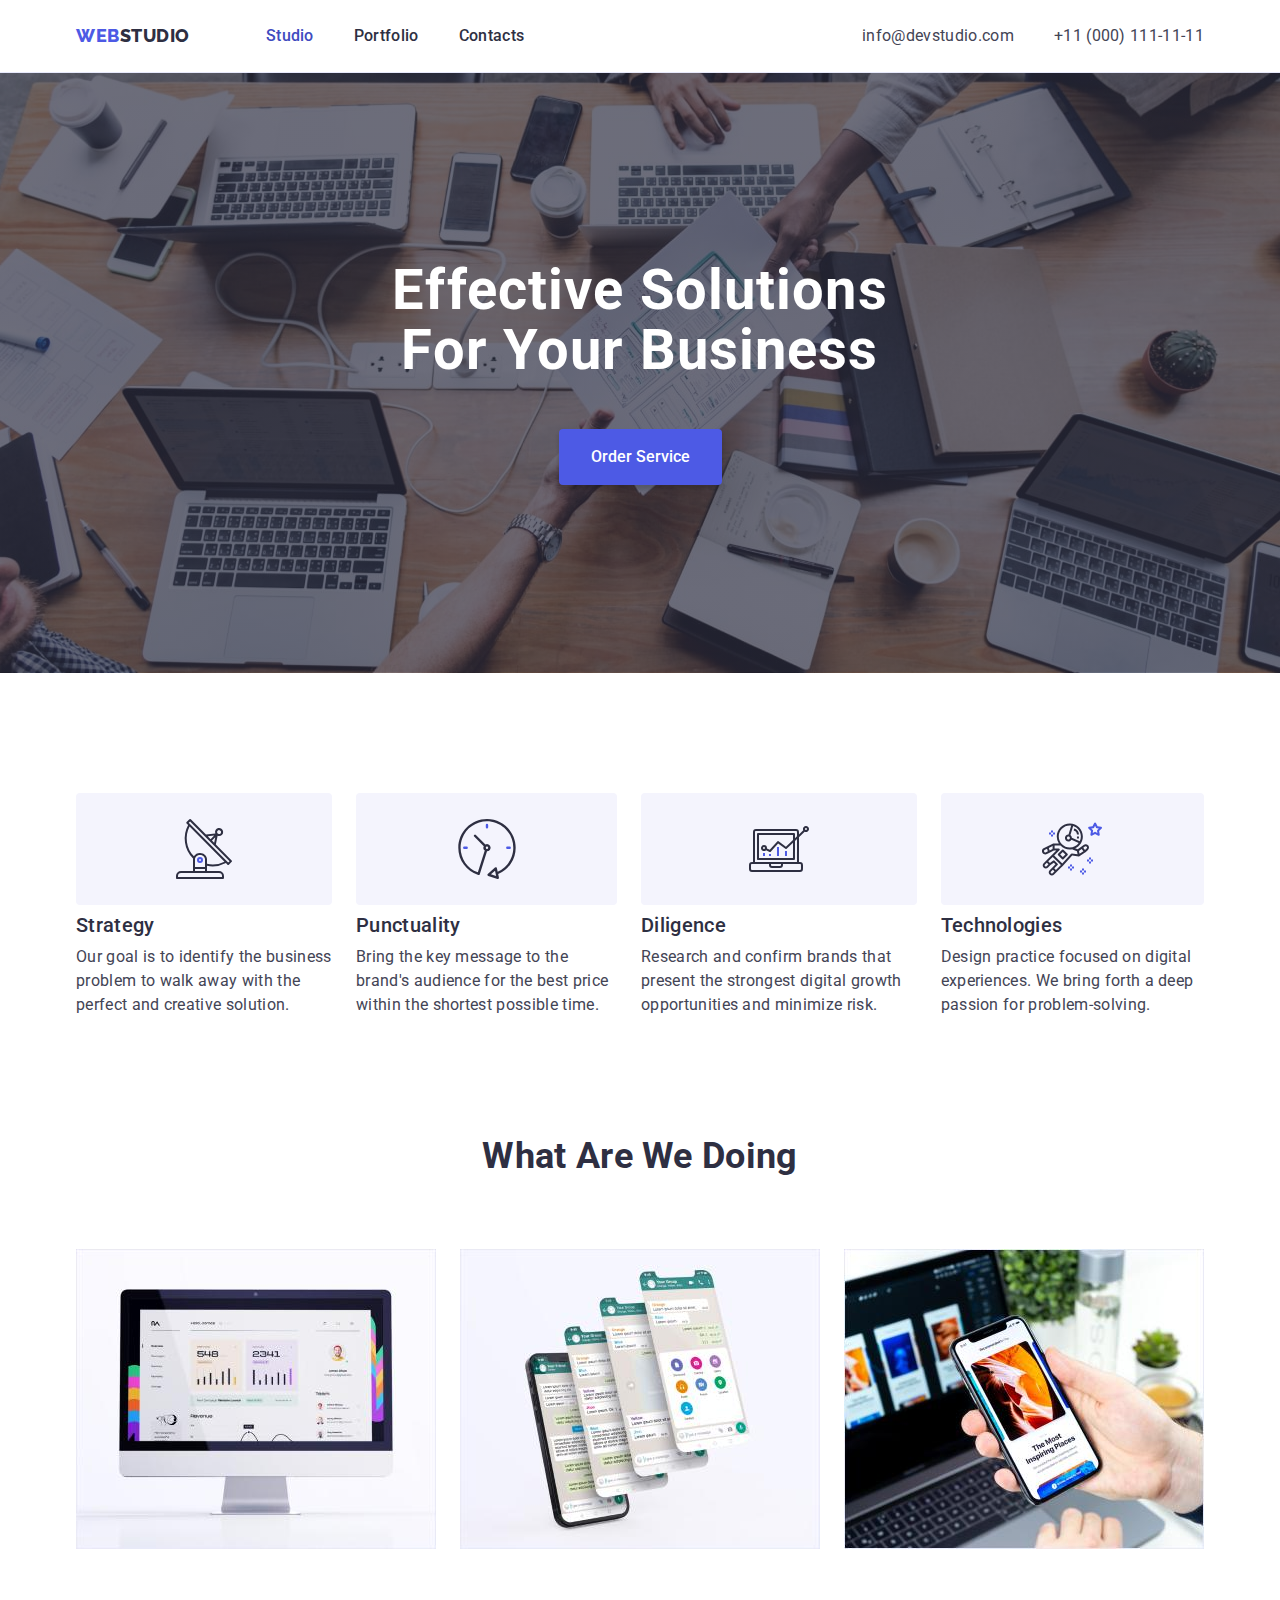
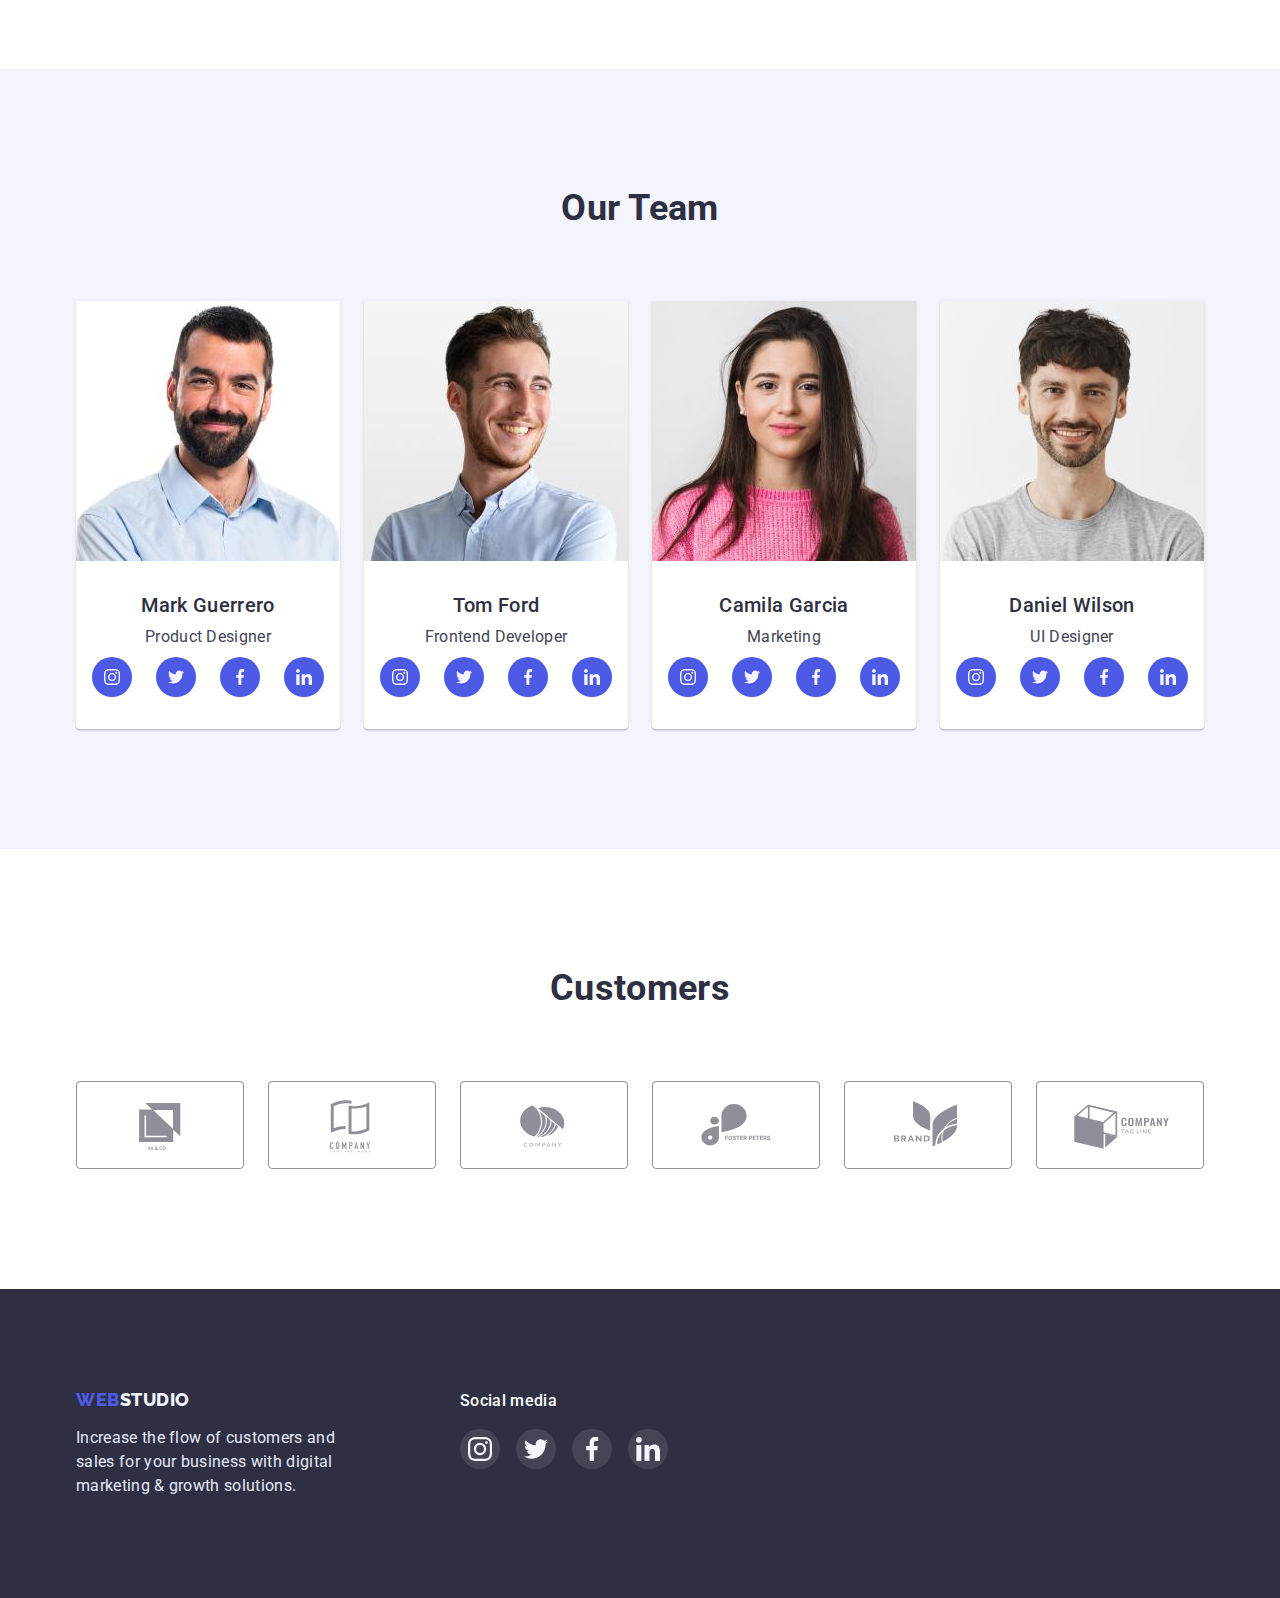
<file: index.html>
<!DOCTYPE html>
<html lang="en">
  <head>
    <meta charset="UTF-8" />
    <meta http-equiv="X-UA-Compatible" content="IE=edge" />
    <meta name="viewport" content="width=device-width, initial-scale=1.0" />
    <title>Main page</title>
    <link rel="preconnect" href="https://fonts.googleapis.com" />
    <link rel="preconnect" href="https://fonts.gstatic.com" crossorigin />
    <link
      href="https://fonts.googleapis.com/css2?family=Raleway:wght@800&family=Roboto:wght@400;500;700;900&display=swap"
      rel="stylesheet"
    />
    <link
      rel="stylesheet"
      href="https://cdnjs.cloudflare.com/ajax/libs/modern-normalize/1.0.0/modern-normalize.min.css"
    />
    <link rel="stylesheet" href="./css/style.css" />
  </head>
  <body>
    <header class="main-header">
      <div class="container flex-container">
        <nav class="flex-container">
          <a class="logo" href="./index.html"><span>Web</span>Studio</a>
          <ul class="menu-list flex-container">
            <li><a class="nav-title current" href="./index.html">Studio</a></li>
            <li><a class="nav-title" href="./portfolio.html">Portfolio</a></li>
            <li><a class="nav-title" href="./contacts.html">Contacts</a></li>
          </ul>
        </nav>
        <address class="address">
          <ul class="flex-container">
            <li>
              <a class="contacts" href="mailto:info@devstudio.com"
                >info@devstudio.com</a
              >
            </li>
            <li>
              <a class="contacts" href="tel:+110001111111"
                >+11 (000) 111-11-11</a
              >
            </li>
          </ul>
        </address>
      </div>
    </header>
    <main>
      <section class="hero">
        <h1 class="main-title">Effective Solutions for Your Business</h1>
        <button class="order-service" type="button">Order Service</button>
      </section>
      <section class="benefits">
        <div class="container">
          <h2 class="visually-hidden">Benefits</h2>
          <ul class="flex-container">
            <li class="benefits-card">
              <div class="benefits-icon">
                <svg>
                  <use href="./images/icons.svg#icon-antenna-1"></use>
                </svg>
              </div>
              <h3 class="benefits-title">Strategy</h3>
              <p>
                Our goal is to identify the business problem to walk away with
                the perfect and creative solution.
              </p>
            </li>
            <li class="benefits-card">
              <div class="benefits-icon">
                <svg>
                  <use href="./images/icons.svg#icon-clock-1"></use>
                </svg>
              </div>
              <h3 class="benefits-title">Punctuality</h3>
              <p>
                Bring the key message to the brand's audience for the best price
                within the shortest possible time.
              </p>
            </li>
            <li class="benefits-card">
              <div class="benefits-icon">
                <svg>
                  <use href="./images/icons.svg#icon-diagram-1"></use>
                </svg>
              </div>
              <h3 class="benefits-title">Diligence</h3>
              <p>
                Research and confirm brands that present the strongest digital
                growth opportunities and minimize risk.
              </p>
            </li>
            <li class="benefits-card">
              <div class="benefits-icon">
                <svg>
                  <use href="./images/icons.svg#icon-astronaut-1"></use>
                </svg>
              </div>
              <h3 class="benefits-title">Technologies</h3>
              <p>
                Design practice focused on digital experiences. We bring forth a
                deep passion for problem-solving.
              </p>
            </li>
          </ul>
        </div>
      </section>
      <section class="doing-section">
        <div class="container">
          <h2 class="doing-title">What are we doing</h2>
          <ul class="flex-container">
            <li class="doing-card">
              <img
                src="./images/img_1.jpg"
                alt="Laptop solutions"
                width="360"
              />
            </li>
            <li class="doing-card">
              <img
                src="./images/img_2.jpg"
                alt="Mobile solutions"
                width="360"
              />
            </li>
            <li class="doing-card">
              <img
                src="./images/img_3.jpg"
                alt="Combine solutions"
                width="360"
              />
            </li>
          </ul>
        </div>
      </section>
      <section class="team">
        <div class="container">
          <h2 class="team-title">Our Team</h2>
          <ul class="flex-container">
            <li class="team-member-card">
              <img
                src="./images/team_1.jpg"
                alt="Our team member"
                width="264"
              />
              <h3 class="team-member-title">Mark Guerrero</h3>
              <p class="position">Product Designer</p>
              <ul class="social-network-list">
                <li class="social-network-item">
                  <a
                    class="social-network-link"
                    href="https://www.instagram.com"
                    aria-label="instagram"
                  >
                    <svg>
                      <use href="./images/icons.svg#icon-instagram"></use>
                    </svg>
                  </a>
                </li>
                <li class="social-network-item">
                  <a
                    class="social-network-link"
                    href="https://twitter.com"
                    aria-label="twitter"
                  >
                    <svg>
                      <use href="./images/icons.svg#icon-twitter"></use>
                    </svg>
                  </a>
                </li>
                <li class="social-network-item">
                  <a
                    class="social-network-link"
                    href="https://uk-ua.facebook.com"
                    aria-label="facebook"
                  >
                    <svg>
                      <use href="./images/icons.svg#icon-facebook"></use>
                    </svg>
                  </a>
                </li>
                <li class="social-network-item">
                  <a
                    class="social-network-link"
                    href="https://ua.linkedin.com"
                    aria-label="linkedin"
                  >
                    <svg>
                      <use href="./images/icons.svg#icon-linkedin"></use>
                    </svg>
                  </a>
                </li>
              </ul>
            </li>
            <li class="team-member-card">
              <img
                src="./images/team_2.jpg"
                alt="Our team member"
                width="264"
              />
              <h3 class="team-member-title">Tom Ford</h3>
              <p class="position">Frontend Developer</p>
              <ul class="social-network-list">
                <li class="social-network-item">
                  <a
                    class="social-network-link"
                    href="https://www.instagram.com"
                    aria-label="instagram"
                  >
                    <svg>
                      <use href="./images/icons.svg#icon-instagram"></use>
                    </svg>
                  </a>
                </li>
                <li class="social-network-item">
                  <a
                    class="social-network-link"
                    href="https://twitter.com"
                    aria-label="twitter"
                  >
                    <svg>
                      <use href="./images/icons.svg#icon-twitter"></use>
                    </svg>
                  </a>
                </li>
                <li class="social-network-item">
                  <a
                    class="social-network-link"
                    href="https://uk-ua.facebook.com"
                    aria-label="facebook"
                  >
                    <svg>
                      <use href="./images/icons.svg#icon-facebook"></use>
                    </svg>
                  </a>
                </li>
                <li class="social-network-item">
                  <a
                    class="social-network-link"
                    href="https://ua.linkedin.com"
                    aria-label="linkedin"
                  >
                    <svg>
                      <use href="./images/icons.svg#icon-linkedin"></use>
                    </svg>
                  </a>
                </li>
              </ul>
            </li>
            <li class="team-member-card">
              <img
                src="./images/team_3.jpg"
                alt="Our team member"
                width="264"
              />
              <h3 class="team-member-title">Camila Garcia</h3>
              <p class="position">Marketing</p>
              <ul class="social-network-list">
                <li class="social-network-item">
                  <a
                    class="social-network-link"
                    href="https://www.instagram.com"
                    aria-label="instagram"
                  >
                    <svg>
                      <use href="./images/icons.svg#icon-instagram"></use>
                    </svg>
                  </a>
                </li>
                <li class="social-network-item">
                  <a
                    class="social-network-link"
                    href="https://twitter.com"
                    aria-label="twitter"
                  >
                    <svg>
                      <use href="./images/icons.svg#icon-twitter"></use>
                    </svg>
                  </a>
                </li>
                <li class="social-network-item">
                  <a
                    class="social-network-link"
                    href="https://uk-ua.facebook.com"
                    aria-label="facebook"
                  >
                    <svg>
                      <use href="./images/icons.svg#icon-facebook"></use>
                    </svg>
                  </a>
                </li>
                <li class="social-network-item">
                  <a
                    class="social-network-link"
                    href="https://ua.linkedin.com"
                    aria-label="linkedin"
                  >
                    <svg>
                      <use href="./images/icons.svg#icon-linkedin"></use>
                    </svg>
                  </a>
                </li>
              </ul>
            </li>
            <li class="team-member-card">
              <img
                src="./images/team_4.jpg"
                alt="Our team member"
                width="264"
              />
              <h3 class="team-member-title">Daniel Wilson</h3>
              <p class="position">UI Designer</p>
              <ul class="social-network-list">
                <li class="social-network-item">
                  <a
                    class="social-network-link"
                    href="https://www.instagram.com"
                    aria-label="instagram"
                  >
                    <svg>
                      <use href="./images/icons.svg#icon-instagram"></use>
                    </svg>
                  </a>
                </li>
                <li class="social-network-item">
                  <a
                    class="social-network-link"
                    href="https://twitter.com"
                    aria-label="twitter"
                  >
                    <svg>
                      <use href="./images/icons.svg#icon-twitter"></use>
                    </svg>
                  </a>
                </li>
                <li class="social-network-item">
                  <a
                    class="social-network-link"
                    href="https://uk-ua.facebook.com"
                    aria-label="facebook"
                  >
                    <svg>
                      <use href="./images/icons.svg#icon-facebook"></use>
                    </svg>
                  </a>
                </li>
                <li class="social-network-item">
                  <a
                    class="social-network-link"
                    href="https://ua.linkedin.com"
                    aria-label="linkedin"
                  >
                    <svg>
                      <use href="./images/icons.svg#icon-linkedin"></use>
                    </svg>
                  </a>
                </li>
              </ul>
            </li>
          </ul>
        </div>
      </section>
      <section class="customers">
        <div class="container">
          <h2 class="customer-title">Customers</h2>
          <ul class="flex-container">
            <li class="customer-item">
              <a href="https://github.com" aria-label="Company 1">
                <svg>
                  <use href="./images/icons.svg#icon-customer-1"></use>
                </svg>
              </a>
            </li>
            <li class="customer-item">
              <a href="https://github.com" aria-label="Company 2">
                <svg>
                  <use href="./images/icons.svg#icon-customer-2"></use>
                </svg>
              </a>
            </li>
            <li class="customer-item">
              <a href="https://github.com" aria-label="Company 3">
                <svg>
                  <use href="./images/icons.svg#icon-customer-3"></use>
                </svg>
              </a>
            </li>
            <li class="customer-item">
              <a href="https://github.com" aria-label="Company 4">
                <svg>
                  <use href="./images/icons.svg#icon-customer-4"></use>
                </svg>
              </a>
            </li>
            <li class="customer-item">
              <a href="https://github.com" aria-label="Company 5">
                <svg>
                  <use href="./images/icons.svg#icon-customer-5"></use>
                </svg>
              </a>
            </li>
            <li class="customer-item">
              <a href="https://github.com" aria-label="Company 6">
                <svg>
                  <use href="./images/icons.svg#icon-customer-6"></use>
                </svg>
              </a>
            </li>
          </ul>
        </div>
      </section>
    </main>
    <footer>
      <div class="container flex-container footer-container">
        <div class="footer-element">
          <a class="logo footer-logo" href="./index.html"
            ><span>Web</span>Studio</a
          >
          <p class="footer-text">
            Increase the flow of customers and sales for your business with
            digital marketing & growth solutions.
          </p>
        </div>
        <div class="footer-element">
          <p class="social-media">Social media</p>
          <ul class="footer-social-networks">
            <li class="footer-social-networks-item">
              <a href="https://www.instagram.com" aria-label="instagram">
                <svg>
                  <use href="./images/icons.svg#icon-instagram"></use>
                </svg>
              </a>
            </li>
            <li class="footer-social-networks-item">
              <a href="https://twitter.com" aria-label="twitter">
                <svg>
                  <use href="./images/icons.svg#icon-twitter"></use>
                </svg>
              </a>
            </li>
            <li class="footer-social-networks-item">
              <a href="https://uk-ua.facebook.com" aria-label="facebook">
                <svg>
                  <use href="./images/icons.svg#icon-facebook"></use>
                </svg>
              </a>
            </li>
            <li class="footer-social-networks-item">
              <a href="https://ua.linkedin.com" aria-label="linkedin">
                <svg>
                  <use href="./images/icons.svg#icon-linkedin"></use>
                </svg>
              </a>
            </li>
          </ul>
        </div>
      </div>
    </footer>
  </body>
</html>
</file>
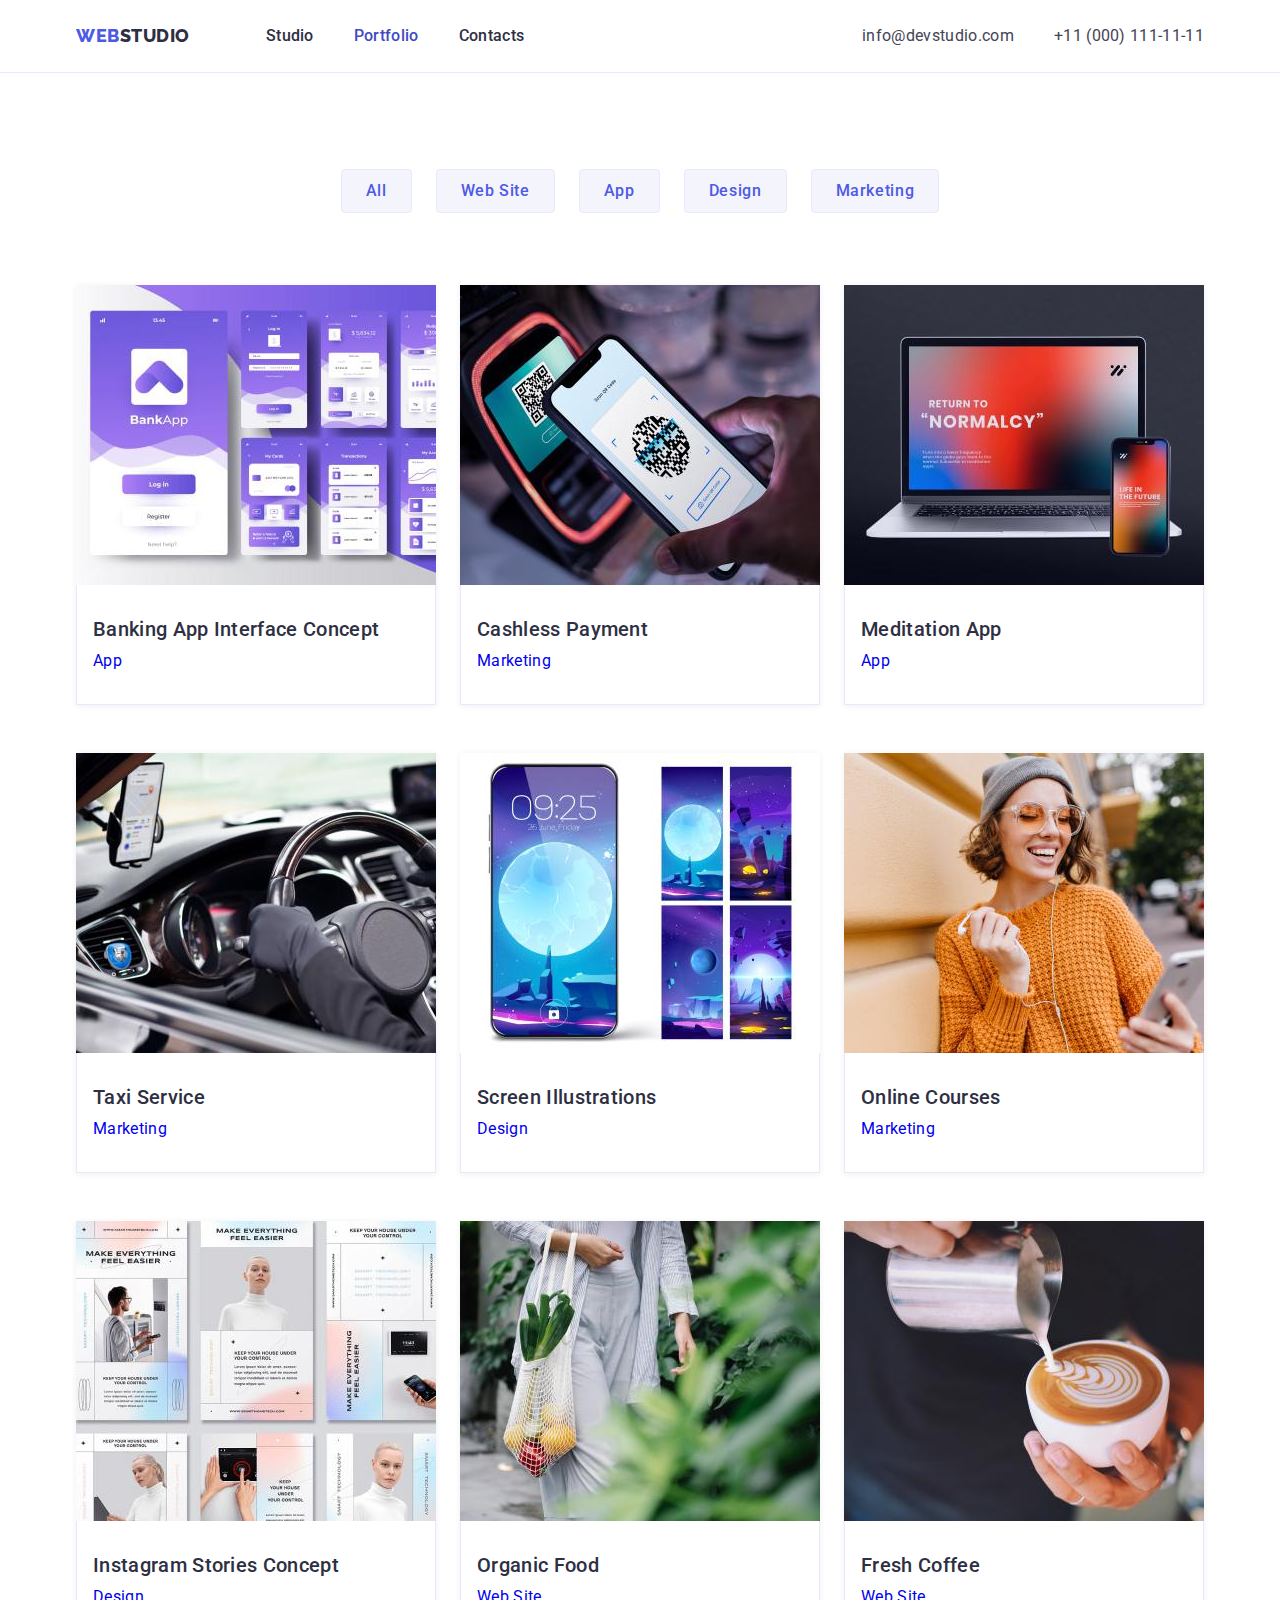
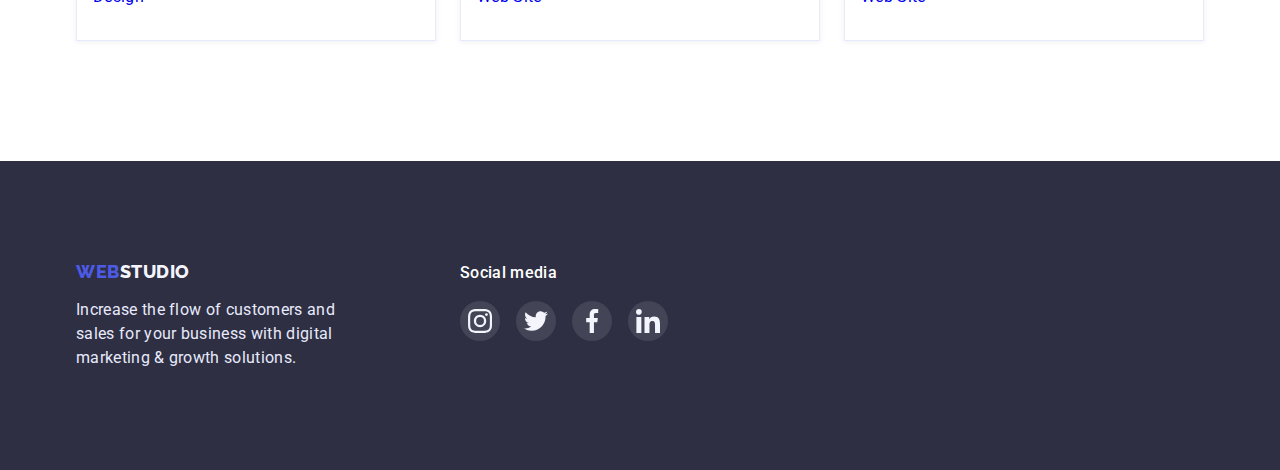
<file: portfolio.html>
<!DOCTYPE html>
<html lang="en">
  <head>
    <meta charset="UTF-8" />
    <meta http-equiv="X-UA-Compatible" content="IE=edge" />
    <meta name="viewport" content="width=device-width, initial-scale=1.0" />
    <title>Portfolio</title>
    <link rel="preconnect" href="https://fonts.googleapis.com" />
    <link rel="preconnect" href="https://fonts.gstatic.com" crossorigin />
    <link
      href="https://fonts.googleapis.com/css2?family=Raleway:wght@800&family=Roboto:wght@400;500;700;900&display=swap"
      rel="stylesheet"
    />
    <link
      rel="stylesheet"
      href="https://cdnjs.cloudflare.com/ajax/libs/modern-normalize/1.0.0/modern-normalize.min.css"
    />
    <link rel="stylesheet" href="./css/style.css" />
  </head>
  <body>
    <header class="main-header">
      <div class="container flex-container">
        <nav class="flex-container">
          <a class="logo" href="./index.html"><span>Web</span>Studio</a>
          <ul class="menu-list flex-container">
            <li><a class="nav-title" href="./index.html">Studio</a></li>
            <li>
              <a class="nav-title current" href="./portfolio.html">Portfolio</a>
            </li>
            <li><a class="nav-title" href="./contacts.html">Contacts</a></li>
          </ul>
        </nav>
        <address class="address">
          <ul class="flex-container">
            <li>
              <a class="contacts" href="mailto:info@devstudio.com"
                >info@devstudio.com</a
              >
            </li>
            <li>
              <a class="contacts" href="tel:+110001111111"
                >+11 (000) 111-11-11</a
              >
            </li>
          </ul>
        </address>
      </div>
    </header>
    <main>
      <section class="portfolio-section">
        <h1 class="visually-hidden">Portfolio</h1>
        <ul class="filter container flex-container">
          <li><button class="filter-btn" type="button">All</button></li>
          <li><button class="filter-btn" type="button">Web Site</button></li>
          <li><button class="filter-btn" type="button">App</button></li>
          <li><button class="filter-btn" type="button">Design</button></li>
          <li><button class="filter-btn" type="button">Marketing</button></li>
        </ul>
        <ul class="portfolio-list container flex-container">
          <li>
            <a href="https://www.google.com/">
              <img
                src="./images/portfolio-1.jpg"
                alt="Banking app screens"
                width="360"
              />
              <div class="border-container">
                <h2 class="example-title">Banking App Interface Concept</h2>
                <p>App</p>
              </div>
            </a>
          </li>

          <li>
            <a href="https://www.google.com/">
              <img
                src="./images/portfolio-2.jpg"
                alt="Cashless payment show"
                width="360"
              />
              <div class="border-container">
                <h2 class="example-title">Cashless Payment</h2>
                <p>Marketing</p>
              </div>
            </a>
          </li>

          <li>
            <a href="https://www.google.com/">
              <img
                src="./images/portfolio-3.jpg"
                alt="Meditation app screen"
                width="360"
              />
              <div class="border-container">
                <h2 class="example-title">Meditation App</h2>
                <p>App</p>
              </div>
            </a>
          </li>

          <li>
            <a href="https://www.google.com/">
              <img
                src="./images/portfolio-4.jpg"
                alt="Taxi service preview"
                width="360"
              />
              <div class="border-container">
                <h2 class="example-title">Taxi Service</h2>
                <p>Marketing</p>
              </div>
            </a>
          </li>

          <li>
            <a href="https://www.google.com/">
              <img
                src="./images/portfolio-5.jpg"
                alt="Mobile screen illustrations"
                width="360"
              />
              <div class="border-container">
                <h2 class="example-title">Screen Illustrations</h2>
                <p>Design</p>
              </div>
            </a>
          </li>

          <li>
            <a href="https://www.google.com/">
              <img
                src="./images/portfolio-6.jpg"
                alt="Online couerses show"
                width="360"
              />
              <div class="border-container">
                <h2 class="example-title">Online Courses</h2>
                <p>Marketing</p>
              </div>
            </a>
          </li>

          <li>
            <a href="https://www.google.com/">
              <img
                src="./images/portfolio-7.jpg"
                alt="Instagram stories preview"
                width="360"
              />
              <div class="border-container">
                <h2 class="example-title">Instagram Stories Concept</h2>
                <p>Design</p>
              </div>
            </a>
          </li>
          <li>
            <a href="https://www.google.com/">
              <img
                src="./images/portfolio-8.jpg"
                alt="Organic food photo sample"
                width="360"
              />
              <div class="border-container">
                <h2 class="example-title">Organic Food</h2>
                <p>Web Site</p>
              </div>
            </a>
          </li>
          <li>
            <a href="https://www.google.com/">
              <img
                src="./images/portfolio-9.jpg"
                alt="Coffee cup photo"
                width="360"
              />
              <div class="border-container">
                <h2 class="example-title">Fresh Coffee</h2>
                <p>Web Site</p>
              </div>
            </a>
          </li>
        </ul>
      </section>
    </main>
    <footer>
      <div class="container flex-container footer-container">
        <div class="footer-element">
          <a class="logo footer-logo" href="./index.html"
            ><span>Web</span>Studio</a
          >
          <p class="footer-text">
            Increase the flow of customers and sales for your business with
            digital marketing & growth solutions.
          </p>
        </div>
        <div class="footer-element">
          <p class="social-media">Social media</p>
          <ul class="footer-social-networks">
            <li class="footer-social-networks-item">
              <a href="https://www.instagram.com" aria-label="instagram">
                <svg>
                  <use href="./images/icons.svg#icon-instagram"></use>
                </svg>
              </a>
            </li>
            <li class="footer-social-networks-item">
              <a href="https://twitter.com" aria-label="twitter">
                <svg>
                  <use href="./images/icons.svg#icon-twitter"></use>
                </svg>
              </a>
            </li>
            <li class="footer-social-networks-item">
              <a href="https://uk-ua.facebook.com" aria-label="facebook">
                <svg>
                  <use href="./images/icons.svg#icon-facebook"></use>
                </svg>
              </a>
            </li>
            <li class="footer-social-networks-item">
              <a href="https://ua.linkedin.com" aria-label="linkedin">
                <svg>
                  <use href="./images/icons.svg#icon-linkedin"></use>
                </svg>
              </a>
            </li>
          </ul>
        </div>
      </div>
    </footer>
  </body>
</html>
</file>
<file: css/style.css>
/* div, section, p {
    outline: 1px solid greenyellow;
} */
:root {
  --main-text-color: #434455;
  --main-title-color: #2e2f42;
  --main-background-color: #ffffff;
  --secondary-background-color: #f4f4fd;
  --hover-color: #404bbf;
  --footer-text-color: #e7e9fc;
  --first-part-logo-color: #4d5ae5;
  --footer-socials-bg: rgba(255, 255, 255, 0.1);
  --footer-socials-bg-hover: #31d0aa;
  --icon-color: #8e8f99;
}
body {
  font-family: 'Roboto', sans-serif;
  font-weight: 400;
  font-size: 16px;
  line-height: 1.5;
  letter-spacing: 0.02em;
  color: var(--main-text-color);
  background-color: var(--main-background-color);
}

a {
  text-decoration: none;
}

ul {
  margin-top: 0;
  margin-bottom: 0;
  padding-left: 0;
  list-style: none;
}

h1,
h2,
h3,
h4,
p {
  margin-top: 0;
  margin-bottom: 0;
}

section {
  padding-top: 120px;
  padding-bottom: 120px;
}

img {
  display: block;
}
.container {
  margin: 0 auto;
  width: 1158px;
  padding: 0 15px;
}

.flex-container {
  display: flex;
}
/* Header styles */

.main-header {
  padding: 24px 0;
  border-bottom: 1px solid var(--footer-text-color);
}
.logo {
  margin-right: 76px;
  font-family: 'Raleway', sans-serif;
  font-weight: 800;
  font-size: 18px;
  line-height: 1.33;
  letter-spacing: 0.03em;
  text-transform: uppercase;
  text-decoration: none;
  color: var(--main-title-color);
}

.logo span {
  color: var(--first-part-logo-color);
}

.nav-title {
  font-weight: 500;
  color: var(--main-title-color);
}
.menu-list > li,
.address li {
  margin-right: 40px;
}

.menu-list > li:last-child,
.address li:last-child {
  margin-right: 0;
}
.contacts {
  color: inherit;
}

.nav-title:hover,
.nav-title:focus,
.nav-title:active,
.contacts:hover,
.contacts:focus,
.contacts:active,
.current {
  color: var(--hover-color);
}

.address {
  margin-left: auto;
  font-style: normal;
}
/* Hero section  */

.bg-container {
}

.hero {
  max-width: 1440px;
  margin: 0 auto;

  padding-top: 188px;
  padding-bottom: 188px;
  text-align: center;
  background-image: linear-gradient(
      rgba(46, 47, 66, 0.7),
      rgba(46, 47, 66, 0.7) 100%
    ),
    url(../images/people-office.jpg);
  background-repeat: no-repeat;
  background-position: center;
  background-color: var(--main-title-color);
}

.main-title {
  display: block;
  max-width: 496px;
  margin: 0 auto 48px;
  font-weight: 700;
  font-size: 56px;
  line-height: 1.07;
  letter-spacing: 0.02em;
  text-transform: capitalize;
  color: var(--main-background-color);
}

.order-service {
  padding: 16px 32px;
  background: var(--first-part-logo-color);
  box-shadow: 0px 4px 4px rgba(0, 0, 0, 0.15);
  border-radius: 4px;
  font-weight: 500;
  color: var(--main-background-color);
  font-size: inherit;
  line-height: inherit;
  cursor: pointer;
  border: none;
}

.order-service:hover,
.order-service:focus,
.order-service:active {
  background-color: var(--hover-color);
}

/* Benefits section  */

.visually-hidden {
  position: absolute;
  width: 1px;
  height: 1px;
  margin: -1px;
  border: 0;
  padding: 0;

  white-space: nowrap;
  clip-path: inset(100%);
  clip: rect(0 0 0 0);
  overflow: hidden;
}

.benefits-title,
.team-member-title,
.example-title {
  margin-bottom: 8px;
  font-weight: 500;
  font-size: 20px;
  line-height: 1.2;
  color: var(--main-title-color);
}

.benefits-card {
  width: calc((100%-2.13% * 3) / 4);
}
.benefits-card:not(:last-child) {
  margin-right: 2.13%;
}

.benefits-icon {
  margin-bottom: 8px;
  background-color: var(--secondary-background-color);
  border-radius: 4px;
}
.benefits-icon svg {
  display: block;
  max-width: 60px;
  max-height: 112px;
  margin: 0 auto;
}

/* "What are we doing" section  */

.doing-section {
  padding-top: 0;
}

.doing-title,
.team-title,
.customer-title {
  margin-bottom: 72px;
  font-weight: 700;
  font-size: 36px;
  line-height: 1.11;
  text-align: center;
  text-transform: capitalize;
  color: var(--main-title-color);
}

.doing-card {
  width: calc((100%-2.13% * 2) / 3);
  margin-right: 2.13%;
}
.doing-card:nth-child(3n) {
  margin-right: 0;
}
/* Team section  */

.team {
  background-color: var(--secondary-background-color);
}

.team-member-card {
  width: calc((100%-2.13% * 3) / 4);
  margin-right: 2.13%;
  padding-bottom: 32px;
  text-align: center;
  background-color: var(--main-background-color);
  box-shadow: 0px 1px 6px rgba(46, 47, 66, 0.08),
    0px 1px 1px rgba(46, 47, 66, 0.16), 0px 2px 1px rgba(46, 47, 66, 0.08);
  border-radius: 0px 0px 4px 4px;
}

.team-member-card:nth-child(4n) {
  margin-right: 0;
}
.team-member-card img {
  margin-bottom: 32px;
}
.position {
  margin-bottom: 8px;
}
.social-network-list {
  display: flex;
  justify-content: space-between;
  padding: 0 16px;
}

.social-network-link {
  display: flex;
  justify-content: center;
  align-items: center;
  width: 40px;
  height: 40px;
  background-color: var(--first-part-logo-color);
  border-radius: 50%;
}

.social-network-link:hover,
.social-network-link:focus {
  background-color: var(--hover-color);
}
.social-network-link svg {
  width: 16px;
  height: 16px;
}

/* Customers  */

.customer-item:not(:last-child) {
  margin-right: 24px;
}
.customer-item a {
  display: inline-block;
  width: 168px;
  height: 88px;
  color: var(--icon-color);
  border: 1px solid var(--icon-color);
  border-radius: 4px;
  padding: 15px 31px;
}

.customer-item svg {
  width: 104px;
  height: 56px;
  fill: currentColor;
}
.customer-item a:hover,
.customer-item a:focus {
  color: var(--hover-color);
  border-color: var(--hover-color);
}

/* Footer  */

footer {
  padding-top: 100px;
  padding-bottom: 100px;
  background-color: var(--main-title-color);
}

.footer-logo {
  display: inline-block;
  margin-right: 0;
  margin-bottom: 16px;
  padding: 0;
  line-height: 1.17;
  color: var(--secondary-background-color);
}

.footer-text {
  max-width: 264px;
  font-size: 16px;
  color: var(--footer-text-color);
}
.footer-element:first-child {
  margin-right: 120px;
}

.social-media {
  margin-bottom: 16px;
  font-weight: 500;
  font-size: 16px;
  line-height: 1.5;
  letter-spacing: 0.02em;
  color: var(--main-background-color);
}

.footer-social-networks {
  display: flex;
}

.footer-social-networks-item {
  margin-right: 16px;
}

.footer-social-networks-item a {
  display: flex;
  justify-content: center;
  align-items: center;
  width: 40px;
  height: 40px;
  border-radius: 50%;
  background-color: var(--footer-socials-bg);
}

.footer-social-networks-item a:hover,
.footer-social-networks-item a:focus {
  background-color: var(--footer-socials-bg-hover);
}
.footer-social-networks-item:last-child {
  margin-right: 0;
}

.footer-social-networks-item svg {
  width: 24px;
  height: 24px;
}
/* PORTFOLIO PAGE  */
.portfolio-section {
  padding-top: 96px;
}
.filter {
  justify-content: center;
  margin-bottom: 72px;
}

.filter > li {
  margin-right: 2.13%;
}
.filter > li:last-child {
  margin-right: 0;
}
.filter-btn {
  padding: 12px 24px;
  font-weight: 500;
  text-align: center;
  letter-spacing: 0.04em;
  color: var(--first-part-logo-color);
  background-color: var(--secondary-background-color);
  border: 1px solid var(--footer-text-color);
  border-radius: 4px;
  cursor: pointer;
}
.filter-btn:hover,
.filter-btn:focus,
.filter-btn:active {
  color: var(--main-background-color);
  background-color: var(--hover-color);
  box-shadow: 0px 3px 1px rgba(0, 0, 0, 0.1), 0px 2px 1px rgba(0, 0, 0, 0.08),
    0px 2px 2px rgba(0, 0, 0, 0.12);
  border-color: var(--hover-color);
}

.portfolio-list {
  flex-wrap: wrap;
}

.portfolio-list > li {
  width: 360px;
  margin-right: 24px;
  margin-bottom: 48px;
  box-shadow: 0px 1px 6px rgba(46, 47, 66, 0.08);
}

.portfolio-list a {
  display: inline-block;
}
.portfolio-list a:hover,
.portfolio-list a:focus {
  box-shadow: 0px 1px 6px rgba(46, 47, 66, 0.08),
    0px 1px 1px rgba(46, 47, 66, 0.16), 0px 2px 1px rgba(46, 47, 66, 0.08);
}

.portfolio-list > li:nth-child(3n) {
  margin-right: 0;
}

.portfolio-list > li:nth-last-child(-n + 3) {
  margin-bottom: 0;
}

.border-container {
  padding-left: 16px;
  padding-top: 32px;
  padding-bottom: 31px;
  border: 1px solid var(--footer-text-color);
  border-top: none;
}
</file>
